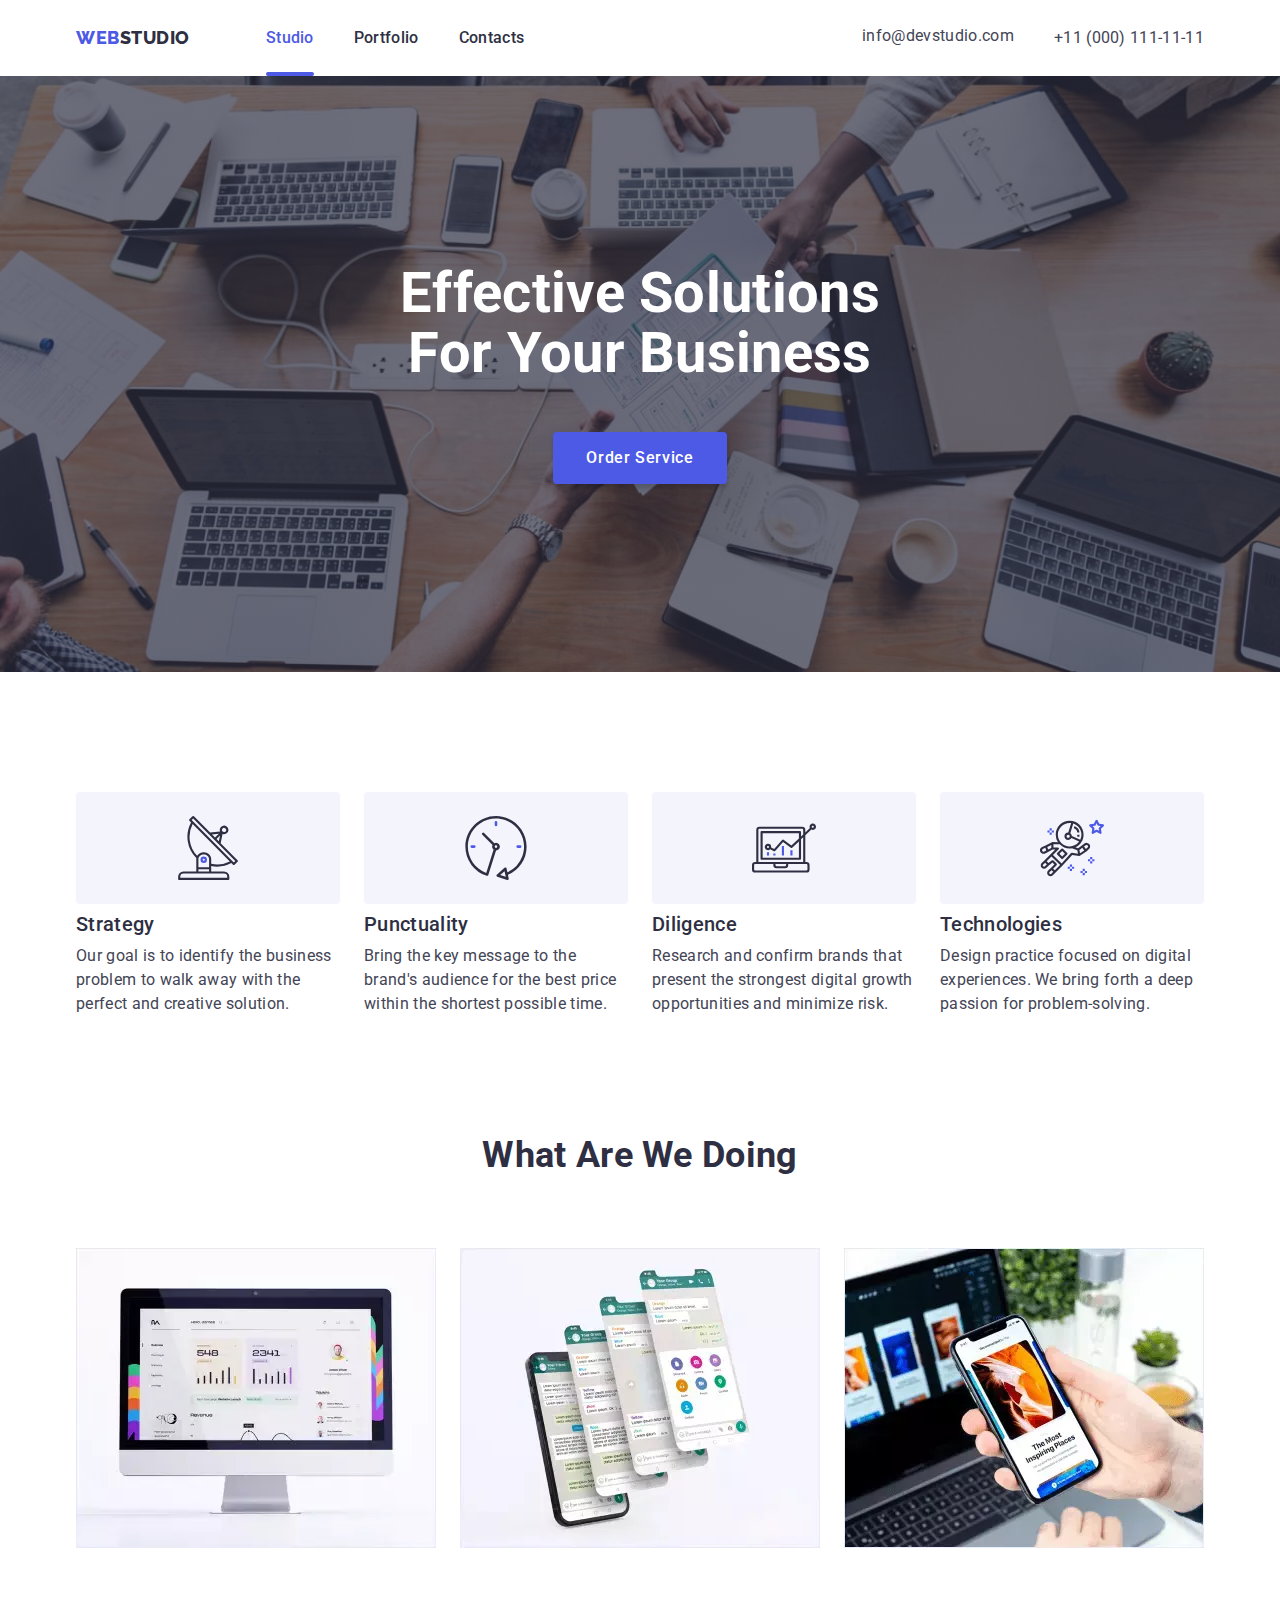
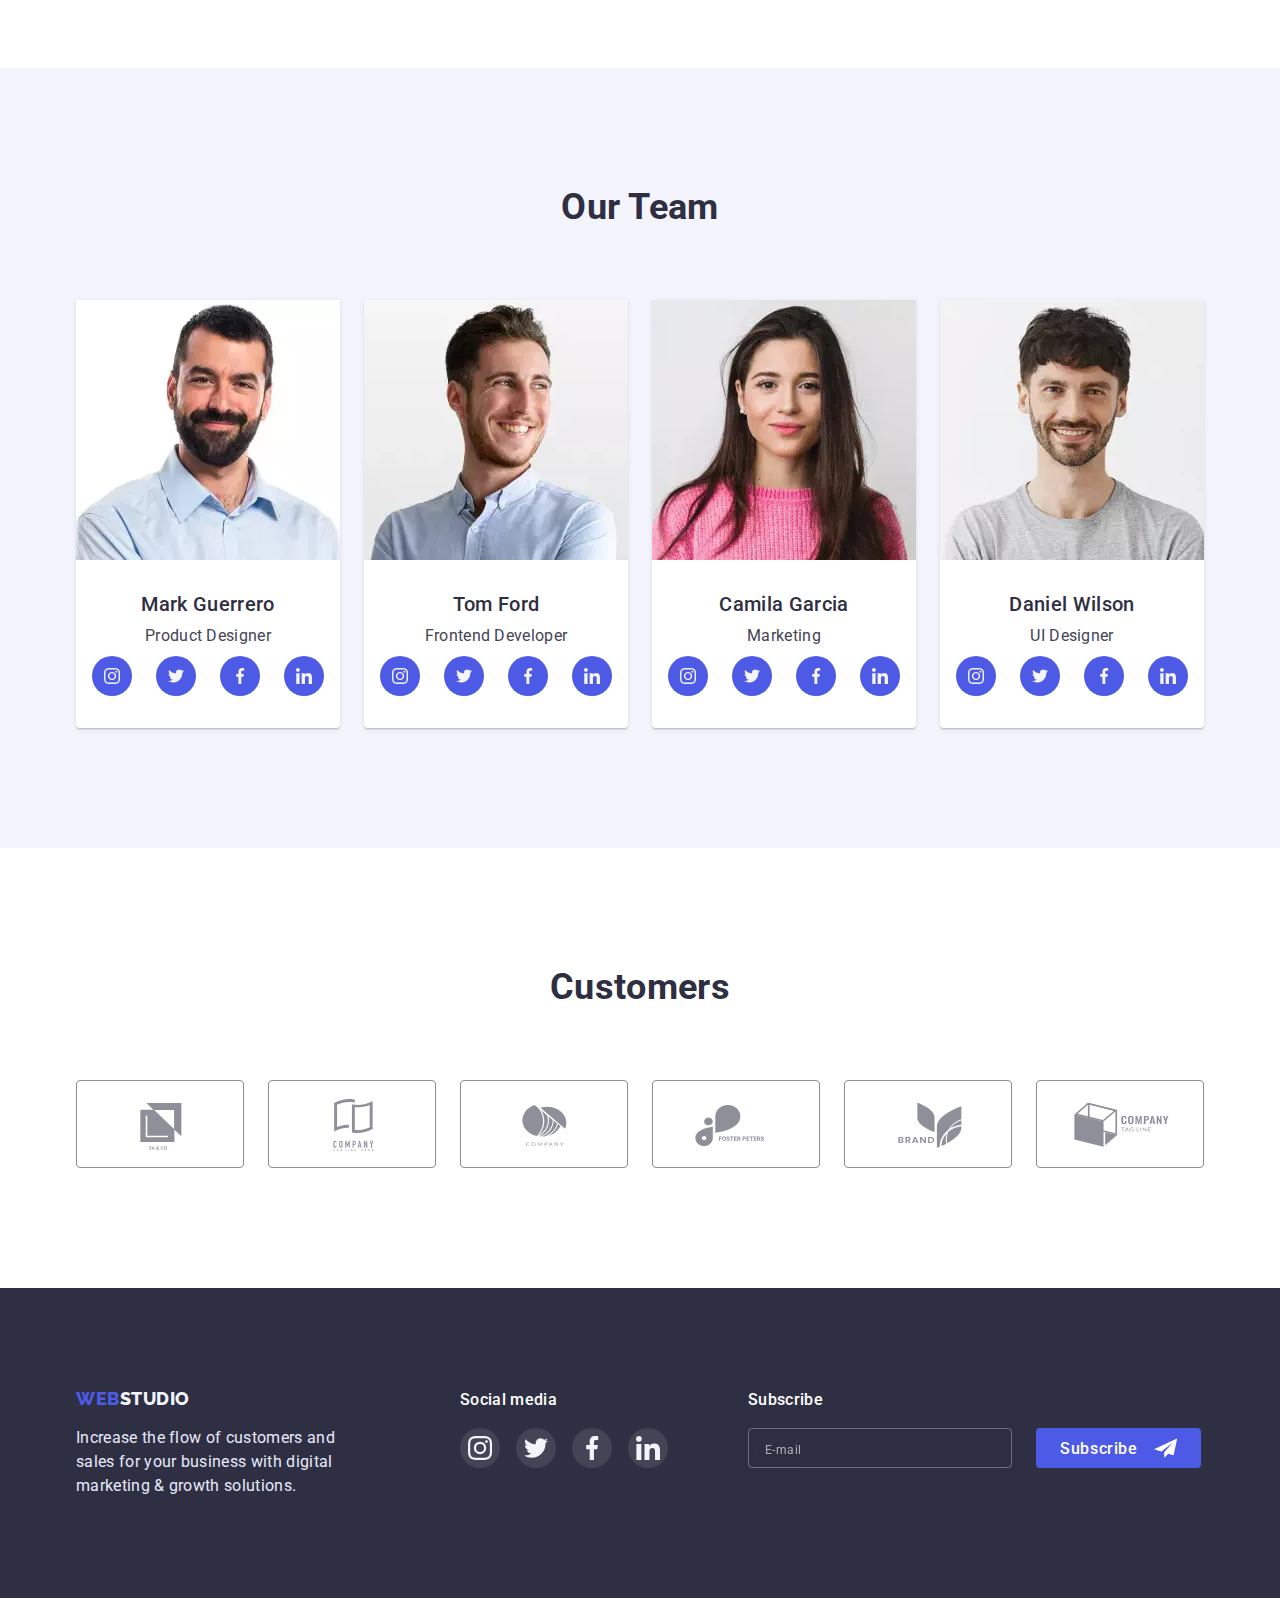
<file: index.html>
<!DOCTYPE html>
<html lang="en">
  <head>
    <meta charset="UTF-8" />
    <meta http-equiv="X-UA-Compatible" content="IE=edge" />
    <meta name="viewport" content="width=device-width, initial-scale=1.0" />
    <title>Webstudio</title>
    <link rel="preconnect" href="https://fonts.googleapis.com" />
    <link rel="preconnect" href="https://fonts.gstatic.com" crossorigin />
    <link
      href="https://fonts.googleapis.com/css2?family=Raleway:wght@700;800&family=Roboto:wght@400;500;700;900&display=swap"
      rel="stylesheet"
    />
    <link
      rel="stylesheet"
      href="https://cdn.jsdelivr.net/npm/modern-normalize@1.1.0/modern-normalize.min.css"
    />
    <link rel="stylesheet" href="./css/styles.css" />
  </head>
  <body>
    <!---INFO HEADER-->
    <header class="page-header">
      <div class="container page-header-container">
        <nav class="page-nav">
          <a class="logo-link link" href="./index.html"
            >Web<span class="logo-navy-blue">studio</span></a
          >
          <ul class="menu list">
            <li class="menu-item">
              <a class="menu-link link current-page" href="">Studio</a>
            </li>
            <li class="menu-item">
              <a class="menu-link link" href="./portfolio.html">Portfolio</a>
            </li>
            <li class="menu-item">
              <a class="menu-link link" href="">Contacts</a>
            </li>
          </ul>
        </nav>

        <ul class="contact-information list">
          <li class="mail menu-contact">
            <a class="mail-adress link" href="mailto:info@devstudio.com"
              >info@devstudio.com</a
            >
          </li>
          <li class="tel menu-contact">
            <a class="phone-number link" href="tel:+110001111111"
              >+11 (000) 111-11-11</a
            >
          </li>
        </ul>
        <button type="button" class="mobile-menu-open js-open-menu">
          <svg class="burger-menu-icon" width="32" height="22">
            <use href="./images/icons.svg#icon-burger"></use>
          </svg>
        </button>
      </div>
      <div class="mobile-menu js-menu-container">
        <div class="container mobile-menu-container">
          <div class="mobile-menu-first">
            <button class="mobile-menu-close-btn js-close-menu">
              <svg class="mobile-menu-close-icon" width="8" height="8">
                <use href="./images/icons.svg#close-modal"></use>
              </svg>
            </button>
            <ul class="mobile-menu-nav">
              <li class="mobile-menu-item list">
                <a href="" class="mobile-menu-link mobile-link-current link"
                  >Studio</a
                >
              </li>
              <li class="mobile-menu-item list">
                <a href="./portfolio.html" class="mobile-menu-link link"
                  >Portfolio</a
                >
              </li>
              <li class="mobile-menu-item list">
                <a href="" class="mobile-menu-link link">Contacts</a>
              </li>
            </ul>
          </div>

          <div class="mobile-menu-second">
            <ul class="mobile-contact-information">
              <li class="mobile-contact-info-item list">
                <a href="" class="mobile-phone-number link"
                  >+11 (000) 111-11-11</a
                >
              </li>
              <li class="mobile-contact-info-item list">
                <a href="" class="mobile-mail-adress link"
                  >info@devstudio.com</a
                >
              </li>
            </ul>

            <ul class="mobile-menu-media-list">
              <li class="mobile-menu-media-item list">
                <a href="" class="mobile-menu-media-link link">
                  <svg
                    class="mobile-menu-media-list-icon"
                    width="24"
                    height="24"
                  >
                    <use href="./images/icons.svg#instagram-footer"></use>
                  </svg>
                </a>
              </li>
              <li class="mobile-menu-media-item list">
                <a href="" class="mobile-menu-media-link link">
                  <svg
                    class="mobile-menu-media-list-icon"
                    width="24"
                    height="24"
                  >
                    <use href="./images/icons.svg#twitter-footer"></use>
                  </svg>
                </a>
              </li>
              <li class="mobile-menu-media-item list">
                <a href="" class="mobile-menu-media-link link">
                  <svg
                    class="mobile-menu-media-list-icon"
                    width="24"
                    height="24"
                  >
                    <use href="./images/icons.svg#facebook-footer"></use>
                  </svg>
                </a>
              </li>
              <li class="mobile-menu-media-item list">
                <a href="" class="mobile-menu-media-link link">
                  <svg
                    class="mobile-menu-media-list-icon"
                    width="24"
                    height="24"
                  >
                    <use href="./images/icons.svg#linkedin-footer"></use>
                  </svg>
                </a>
              </li>
            </ul>
          </div>
        </div>
      </div>
    </header>

    <!--HERO-->
    <main>
      <section class="hero">
        <div class="container">
          <h1 class="hero-title">Effective Solutions for Your Business</h1>
          <button class="button-order" type="button" data-modal-open>
            Order Service
          </button>
        </div>
      </section>

      <!--SECTION 1 FEATURE-->
      <section class="section section-feature">
        <div class="container">
          <h2 class="visually-hidden titel">Feature</h2>
          <ul class="list feature-list">
            <li class="feature-item">
              <div class="bg-feature-item">
                <svg width="64" height="64">
                  <use href="./images/icons.svg#antenna"></use>
                </svg>
              </div>
              <h3 class="feature-name">Strategy</h3>
              <p class="feature-text">
                Our goal is to identify the business problem to walk away with
                the perfect and creative solution.
              </p>
            </li>
            <li class="feature-item">
              <div class="bg-feature-item">
                <svg width="64" height="64">
                  <use href="./images/icons.svg#clock"></use>
                </svg>
              </div>
              <h3 class="feature-name">Punctuality</h3>
              <p class="feature-text">
                Bring the key message to the brand's audience for the best price
                within the shortest possible time.
              </p>
            </li>
            <li class="feature-item">
              <div class="bg-feature-item">
                <svg width="64" height="64">
                  <use href="./images/icons.svg#diagram"></use>
                </svg>
              </div>
              <h3 class="feature-name">Diligence</h3>
              <p class="feature-text">
                Research and confirm brands that present the strongest digital
                growth opportunities and minimize risk.
              </p>
            </li>
            <li class="feature-item">
              <div class="bg-feature-item">
                <svg width="64" height="64">
                  <use href="./images/icons.svg#astronaut"></use>
                </svg>
              </div>
              <h3 class="feature-name">Technologies</h3>
              <p class="feature-text">
                Design practice focused on digital experiences. We bring forth a
                deep passion for problem-solving.
              </p>
            </li>
          </ul>
        </div>
      </section>

      <!--SECTION 2 WHAT ARE WE DOING-->
      <section class="section doing-section">
        <div class="container">
          <h2 class="work-titel">What are we doing</h2>
          <ul class="list work-doing-list">
            <li>
              <img
                srcset="
                  ./images/service-first.webp    1x,
                  ./images/service-first@2x.webp 2x
                "
                src="./images/service-first.webp"
                alt="computer screen"
                width="360"
                height="300"
              />
            </li>
            <li>
              <img
                srcset="
                  ./images/service-second.webp    1x,
                  ./images/service-second@2x.webp 2x
                "
                src="./images/service-second.webp"
                alt="mobile phone interface"
                width="360"
                height="300"
              />
            </li>
            <li>
              <img
                srcset="
                  ./images/service-third.webp    1x,
                  ./images/service-third@2x.webp 2x
                "
                src="./images/service-third.webp"
                alt="phone in heand"
                width="360"
                height="300"
              />
            </li>
          </ul>
        </div>
      </section>

      <!--SECTION 3 ABOUT OUR TEAM-->
      <section class="team-section section">
        <div class="container">
          <h2 class="team-titel">Our Team</h2>
          <ul class="list team-members">
            <li class="team-list">
              <img
                srcset="
                  ./images/mark-guerrero.webp    1x,
                  ./images/mark-guerrero@2x.webp 2x
                "
                src="./images/mark-guerrero.webp"
                alt="Mark Guerrero photo"
                width="264"
                height="260"
              />
              <div class="team-name">
                <h3 class="team-name-subtitle">Mark Guerrero</h3>
                <p class="team-text">Product Designer</p>
                <ul class="team-social-list list">
                  <li class="social-list-item">
                    <a href="" class="social-list-link">
                      <svg class="social-list-icon" width="16" height="16">
                        <use href="./images/icons.svg#instagram-team"></use>
                      </svg>
                    </a>
                  </li>
                  <li class="social-list-item">
                    <a href="" class="social-list-link">
                      <svg class="social-list-icon" width="16" height="16">
                        <use href="./images/icons.svg#twitter-team"></use>
                      </svg>
                    </a>
                  </li>
                  <li class="social-list-item">
                    <a href="" class="social-list-link">
                      <svg class="social-list-icon" width="16" height="16">
                        <use href="./images/icons.svg#facebook-team"></use>
                      </svg>
                    </a>
                  </li>
                  <li class="social-list-item">
                    <a href="" class="social-list-link">
                      <svg class="social-list-icon" width="16" height="16">
                        <use href="./images/icons.svg#linkedin-team"></use>
                      </svg>
                    </a>
                  </li>
                </ul>
              </div>
            </li>
            <li class="team-list">
              <img
                srcset="./images/tom-ford.webp 1x, ./images/tom-ford@2x.webp 2x"
                src="./images/tom-ford.webp"
                alt="Tom Ford photo"
                width="264"
                height="260"
              />
              <div class="team-name">
                <h3 class="team-name-subtitle">Tom Ford</h3>
                <p class="team-text">Frontend Developer</p>
                <ul class="team-social-list list">
                  <li class="social-list-item">
                    <a href="" class="social-list-link">
                      <svg class="social-list-icon" width="16" height="16">
                        <use href="./images/icons.svg#instagram-team"></use>
                      </svg>
                    </a>
                  </li>
                  <li class="social-list-item">
                    <a href="" class="social-list-link">
                      <svg class="social-list-icon" width="16" height="16">
                        <use href="./images/icons.svg#twitter-team"></use>
                      </svg>
                    </a>
                  </li>
                  <li class="social-list-item">
                    <a href="" class="social-list-link">
                      <svg class="social-list-icon" width="16" height="16">
                        <use href="./images/icons.svg#facebook-team"></use>
                      </svg>
                    </a>
                  </li>
                  <li class="social-list-item">
                    <a href="" class="social-list-link">
                      <svg class="social-list-icon" width="16" height="16">
                        <use href="./images/icons.svg#linkedin-team"></use>
                      </svg>
                    </a>
                  </li>
                </ul>
              </div>
            </li>
            <li class="team-list">
              <img
                srcset="
                  ./images/camila-garcia.webp    1x,
                  ./images/camila-garcia@2x.webp 2x
                "
                src="./images/camila-garcia.webp"
                alt="Camila Garcia photo"
                width="264"
                height="260"
              />
              <div class="team-name">
                <h3 class="team-name-subtitle">Camila Garcia</h3>
                <p class="team-text">Marketing</p>
                <ul class="team-social-list list">
                  <li class="social-list-item">
                    <a href="" class="social-list-link">
                      <svg class="social-list-icon" width="16" height="16">
                        <use href="./images/icons.svg#instagram-team"></use>
                      </svg>
                    </a>
                  </li>
                  <li class="social-list-item">
                    <a href="" class="social-list-link">
                      <svg class="social-list-icon" width="16" height="16">
                        <use href="./images/icons.svg#twitter-team"></use>
                      </svg>
                    </a>
                  </li>
                  <li class="social-list-item">
                    <a href="" class="social-list-link">
                      <svg class="social-list-icon" width="16" height="16">
                        <use href="./images/icons.svg#facebook-team"></use>
                      </svg>
                    </a>
                  </li>
                  <li class="social-list-item">
                    <a href="" class="social-list-link">
                      <svg class="social-list-icon" width="16" height="16">
                        <use href="./images/icons.svg#linkedin-team"></use>
                      </svg>
                    </a>
                  </li>
                </ul>
              </div>
            </li>
            <li class="team-list">
              <img
                srcset="
                  ./images/daniel-wilson.webp    1x,
                  ./images/daniel-wilson@2x.webp 2x
                "
                src="./images/daniel-wilson.webp"
                alt="Mark Guerrero photo"
                width="264"
                height="260"
              />
              <div class="team-name">
                <h3 class="team-name-subtitle">Daniel Wilson</h3>
                <p class="team-text">UI Designer</p>
                <ul class="team-social-list list">
                  <li class="social-list-item">
                    <a href="" class="social-list-link">
                      <svg class="social-list-icon" width="16" height="16">
                        <use href="./images/icons.svg#instagram-team"></use>
                      </svg>
                    </a>
                  </li>
                  <li class="social-list-item">
                    <a href="" class="social-list-link">
                      <svg class="social-list-icon" width="16" height="16">
                        <use href="./images/icons.svg#twitter-team"></use>
                      </svg>
                    </a>
                  </li>
                  <li class="social-list-item">
                    <a href="" class="social-list-link">
                      <svg class="social-list-icon" width="16" height="16">
                        <use href="./images/icons.svg#facebook-team"></use>
                      </svg>
                    </a>
                  </li>
                  <li class="social-list-item">
                    <a href="" class="social-list-link">
                      <svg class="social-list-icon" width="16" height="16">
                        <use href="./images/icons.svg#linkedin-team"></use>
                      </svg>
                    </a>
                  </li>
                </ul>
              </div>
            </li>
          </ul>
        </div>
      </section>
    </main>

    <!--SECTION 4 CUSTOMERS-->
    <section class="section section-customers">
      <div class="container">
        <h2 class="titel-customers">Customers</h2>
        <ul class="customers-list list">
          <li class="customers-list-item">
            <a href="" class="customers-list-link">
              <svg class="customers-list-icon" width="104" height="56">
                <use href="./images/icons.svg#customers-one"></use>
              </svg>
            </a>
          </li>
          <li class="customers-list-item">
            <a href="" class="customers-list-link">
              <svg class="customers-list-icon" width="104" height="56">
                <use href="./images/icons.svg#customers-two"></use>
              </svg>
            </a>
          </li>
          <li class="customers-list-item">
            <a href="" class="customers-list-link">
              <svg class="customers-list-icon" width="104" height="56">
                <use href="./images/icons.svg#customers-three"></use>
              </svg>
            </a>
          </li>
          <li class="customers-list-item">
            <a href="" class="customers-list-link">
              <svg class="customers-list-icon" width="104" height="56">
                <use href="./images/icons.svg#customers-four"></use>
              </svg>
            </a>
          </li>
          <li class="customers-list-item">
            <a href="" class="customers-list-link">
              <svg class="customers-list-icon" width="104" height="56">
                <use href="./images/icons.svg#customers-five"></use>
              </svg>
            </a>
          </li>
          <li class="customers-list-item">
            <a href="" class="customers-list-link">
              <svg class="customers-list-icon" width="104" height="56">
                <use href="./images/icons.svg#customers-six"></use>
              </svg>
            </a>
          </li>
        </ul>
      </div>
    </section>

    <!--FOOTER PART-->
    <footer class="footer">
      <div class="footer-position container">
        <div class="footer-size">
          <a class="logo-link-footer link logo-block" href="./index.html">
            Web<span class="logo-cloud-color">studio</span></a
          >
          <p class="footer-text">
            Increase the flow of customers and sales for your business with
            digital marketing & growth solutions.
          </p>
        </div>
        <div class="footer-social-media">
          <h4 class="title-social-media">Social media</h4>
          <ul class="footer-social-list list">
            <li class="social-media-list-item">
              <a href="" class="social-media-list-link">
                <svg class="social-media-list-icon" width="24" height="24">
                  <use href="./images/icons.svg#instagram-footer"></use>
                </svg>
              </a>
            </li>
            <li class="social-media-list-item">
              <a href="" class="social-media-list-link">
                <svg class="social-media-list-icon" width="24" height="24">
                  <use href="./images/icons.svg#twitter-footer"></use>
                </svg>
              </a>
            </li>
            <li class="social-media-list-item">
              <a href="" class="social-media-list-link">
                <svg class="social-media-list-icon" width="24" height="24">
                  <use href="./images/icons.svg#facebook-footer"></use>
                </svg>
              </a>
            </li>
            <li class="social-media-list-item">
              <a href="" class="social-media-list-link">
                <svg class="social-media-list-icon" width="24" height="24">
                  <use href="./images/icons.svg#linkedin-footer"></use>
                </svg>
              </a>
            </li>
          </ul>
        </div>
        <!-- SUBSCRIBE FOOTER -->
        <div class="footer-subscribe-div">
          <p class="footer-input-descript">Subscribe</p>
          <form class="footer-form">
            <input
              type="email"
              class="footer-input"
              name="user_email"
              placeholder="E-mail"
              required
            />
            <button type="submit" class="footer-sub-btn">
              Subscribe
              <svg class="footer-sub-icon" width="24" height="24">
                <use href="./images/icons.svg#frame-subscribe"></use>
              </svg>
            </button>
          </form>
        </div>
      </div>
    </footer>

    <!-- BACKDROP/MODAL BUTTON -->
    <div class="backdrop is-hidden" data-modal>
      <div class="modal">
        <button type="button" class="modal-close-btn" data-modal-close>
          <svg class="modal-close-btn-icon" width="8" height="8">
            <use href="./images/icons.svg#close-modal"></use>
          </svg>
        </button>
        <form class="modal-form">
          <p class="text-contact">
            Leave your contacts and we will call you back
          </p>
          <label class="modal-form-field">
            <span class="modal-form-description">Name</span>
            <span class="input-form-modal-wrapper">
              <input
                type="text"
                name="user_name"
                class="modal-form-input"
                required
                pattern="[a-zA-Zа-яА-ЯіІїЇ]+"
                minlength="2"
              />
              <svg class="modal-form-input-icon" width="18" height="18">
                <use href="./images/icons.svg#person-black"></use>
              </svg>
            </span>
          </label>
          <label class="modal-form-field">
            <span class="modal-form-description">Phone</span>
            <span class="input-form-modal-wrapper"
              ><input
                type="tel"
                name="user_phone"
                class="modal-form-input"
                required
                pattern="[0-9]{3}-[0-9]{3}-[0-9]{2}-[0-9]{2}"
                title="xxx-xxx-xx-xx"
              />
              <svg class="modal-form-input-icon" width="18" height="24">
                <use href="./images/icons.svg#phone-black"></use>
              </svg>
            </span>
          </label>
          <label class="modal-form-field">
            <span class="modal-form-description">Email</span>
            <span class="input-form-modal-wrapper"
              ><input
                type="email"
                name="user_email"
                class="modal-form-input"
                required
              />
              <svg class="modal-form-input-icon" width="18" height="24">
                <use href="./images/icons.svg#email-black"></use>
              </svg>
            </span>
          </label>
          <label class="modal-form-field-comment">
            <span class="modal-form-description">Comment</span>
            <textarea
              name="user_message"
              class="modal-form-message"
              placeholder="Text input"
            ></textarea>
          </label>
          <input
            id="privacy-policy"
            type="checkbox"
            name="user_privacy"
            class="modal-form-check visually-hidden"
          />
          <label for="privacy-policy" class="modal-form-check-description"
            >I accept the terms and conditions of the&nbsp;
            <a href="" class="privacy-link-color">Privacy Policy</a>
          </label>
          <button type="submit" class="modal-form-submit">Send</button>
        </form>
      </div>
    </div>
    <script src="./js/mobile-menu.js"></script>
    <script src="./js/modal.js"></script>
  </body>
</html>
</file>
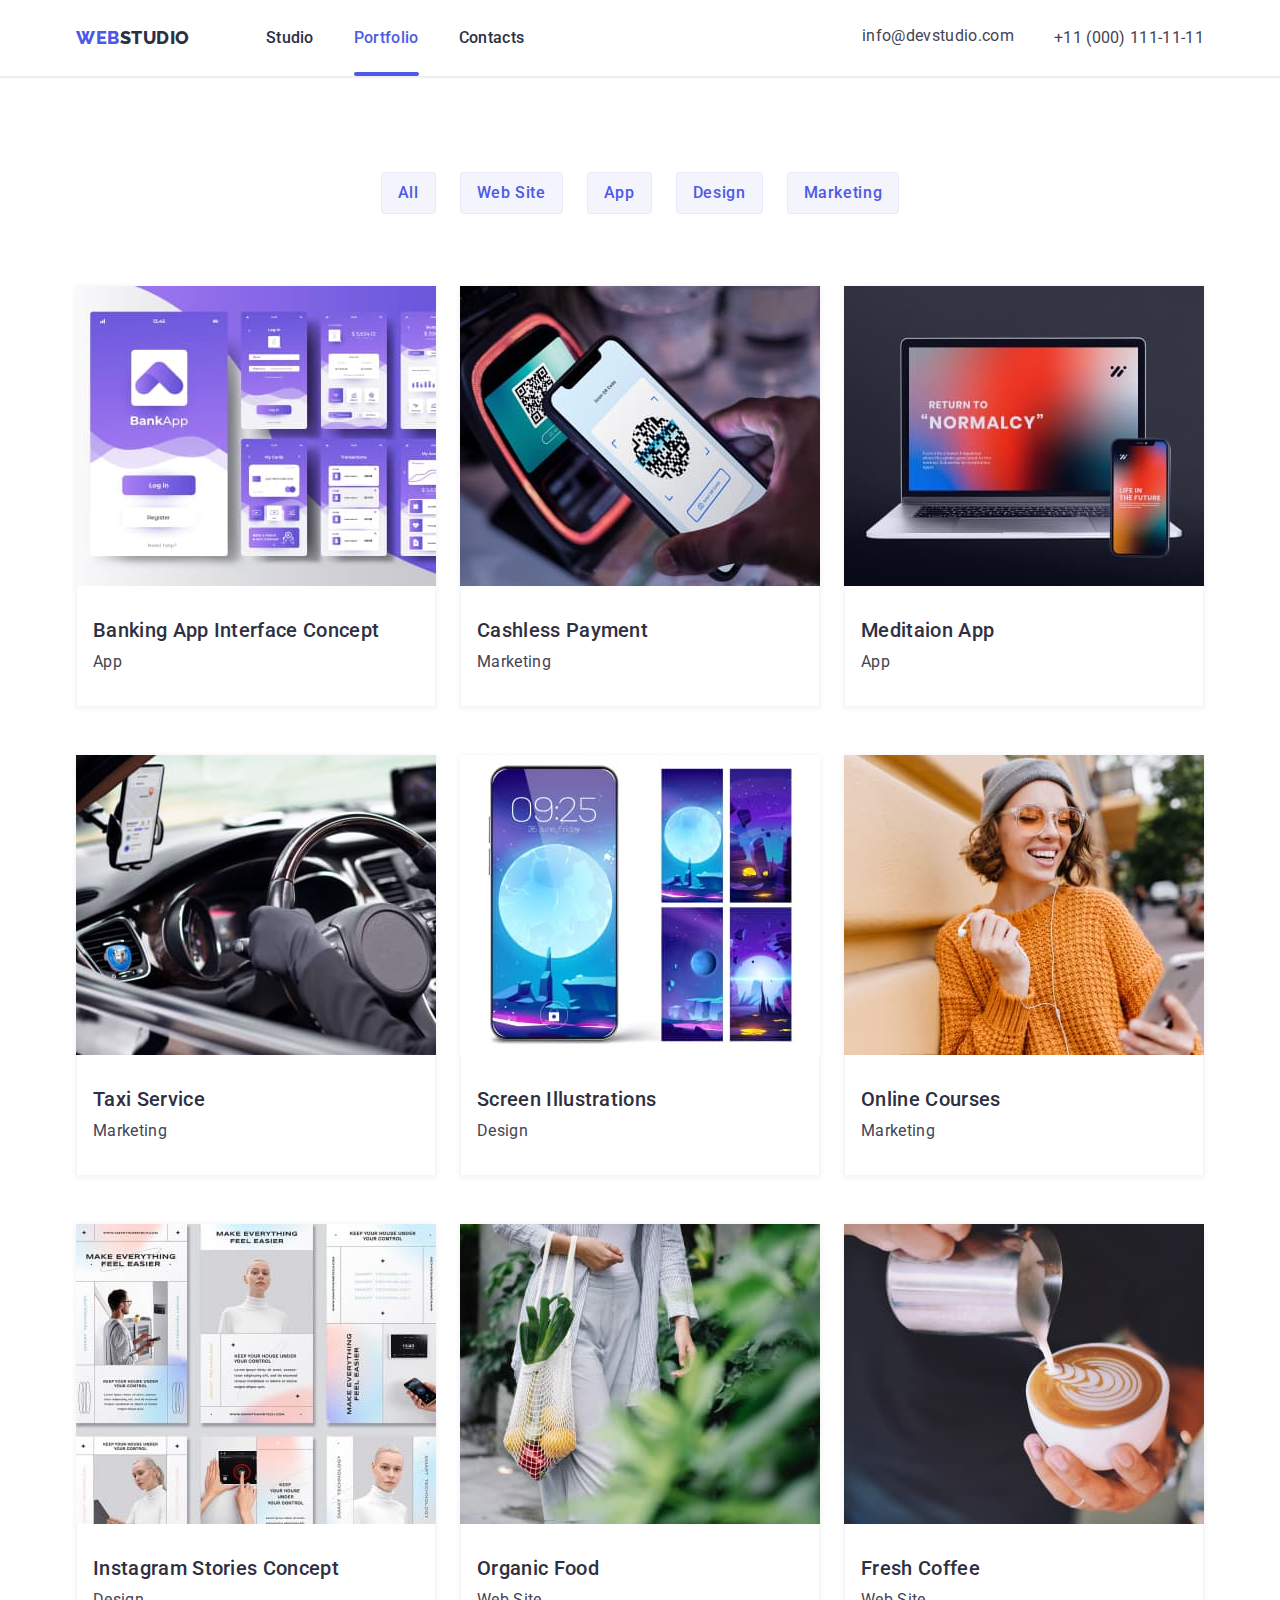
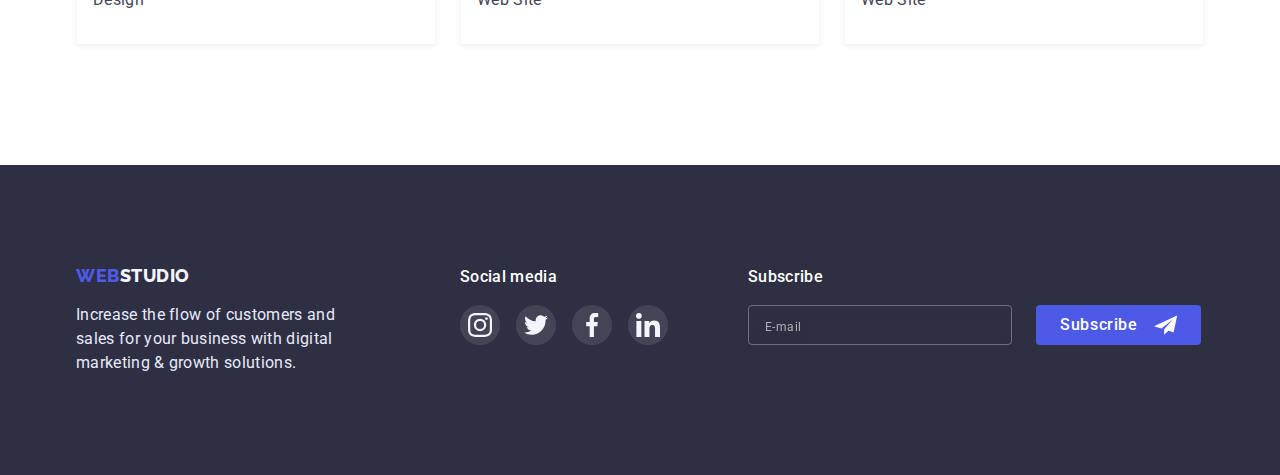
<file: portfolio.html>
<!DOCTYPE html>
<html lang="en">
  <head>
    <meta charset="UTF-8" />
    <meta http-equiv="X-UA-Compatible" content="IE=edge" />
    <meta name="viewport" content="width=device-width, initial-scale=1.0" />
    <title>Portfolio</title>
    <link rel="preconnect" href="https://fonts.googleapis.com" />
    <link rel="preconnect" href="https://fonts.gstatic.com" crossorigin />
    <link
      href="https://fonts.googleapis.com/css2?family=Raleway:wght@700;800&family=Roboto:wght@400;500;700;900&display=swap"
      rel="stylesheet"
    />
    <link
      rel="stylesheet"
      href="https://cdn.jsdelivr.net/npm/modern-normalize@1.1.0/modern-normalize.min.css"
    />
    <link rel="stylesheet" href="./css/styles.css" />
  </head>
  <body>
    <!---INFO HEADER-->
    <header class="page-header">
      <div class="container page-header-container">
        <nav class="page-nav">
          <a class="logo-link link" href="./index.html"
            >Web<span class="logo-navy-blue">studio</span></a
          >
          <ul class="menu list">
            <li class="menu-item">
              <a class="menu-link link" href="./index.html">Studio</a>
            </li>
            <li class="menu-item">
              <a class="menu-link link current-page" href="">Portfolio</a>
            </li>
            <li class="menu-item">
              <a class="menu-link link" href="">Contacts</a>
            </li>
          </ul>
        </nav>
        <ul class="contact-information list">
          <li class="mail menu-contact">
            <a class="mail-adress link" href="mailto:info@devstudio.com"
              >info@devstudio.com</a
            >
          </li>
          <li class="tel menu-contact">
            <a class="phone-number link" href="tel:+110001111111"
              >+11 (000) 111-11-11</a
            >
          </li>
        </ul>
      </div>
    </header>

    <!--MAIN FILTERS LIST-->
    <main>
      <section class="portfolio-main-section">
        <div class="container">
          <h1 class="portfolio-title visually-hidden">Our product</h1>
          <ul class="list filters-list-item">
            <li>
              <button type="button" class="filters-list">All</button>
            </li>
            <li>
              <button type="button" class="filters-list">Web Site</button>
            </li>
            <li>
              <button type="button" class="filters-list">App</button>
            </li>
            <li>
              <button type="button" class="filters-list">Design</button>
            </li>
            <li>
              <button type="button" class="filters-list">Marketing</button>
            </li>
          </ul>

          <!--MAIN CONTENT PICTURES-->
          <ul class="list portfolio-list">
            <li class="portfolio-list-card">
              <a href="" class="portfolio-link link">
                <div class="portfolio-list-overlay">
                  <img
                    src="./images/banking-app.jpg"
                    alt="Banking App Interface"
                    width="360"
                    height="300"
                  />
                  <p class="overlay">
                    14 Stylish and User-Friendly App Design Concepts · Task
                    Manager App · Calorie Tracker App · Exotic Fruit Ecommerce
                    App · Cloud Storage App
                  </p>
                </div>
                <div class="portfolio-card-text">
                  <h2 class="subtitle-potrfolio">
                    Banking App Interface Concept
                  </h2>
                  <p class="text-portfolio">App</p>
                </div></a
              >
            </li>
            <li class="portfolio-list-card">
              <a href="" class="portfolio-link link">
                <div class="portfolio-list-overlay">
                  <img
                    src="./images/cashless-payment.jpg"
                    alt="Phone scans QR code"
                    width="360"
                    height="300"
                  />
                  <p class="overlay">
                    14 Stylish and User-Friendly App Design Concepts · Task
                    Manager App · Calorie Tracker App · Exotic Fruit Ecommerce
                    App · Cloud Storage App
                  </p>
                </div>
                <div class="portfolio-card-text">
                  <h2 class="subtitle-potrfolio">Cashless Payment</h2>
                  <p class="text-portfolio">Marketing</p>
                </div></a
              >
            </li>
            <li class="portfolio-list-card">
              <a href="" class="portfolio-link link">
                <div class="portfolio-list-overlay">
                  <img
                    src="./images/meditaion-app.jpg"
                    alt="Lap top and phone"
                    width="360"
                    height="300"
                  />
                  <p class="overlay">
                    14 Stylish and User-Friendly App Design Concepts · Task
                    Manager App · Calorie Tracker App · Exotic Fruit Ecommerce
                    App · Cloud Storage App
                  </p>
                </div>
                <div class="portfolio-card-text">
                  <h2 class="subtitle-potrfolio">Meditaion App</h2>
                  <p class="text-portfolio">App</p>
                </div></a
              >
            </li>
            <li class="portfolio-list-card">
              <a href="" class="portfolio-link link">
                <div class="portfolio-list-overlay">
                  <img
                    src="./images/taxi-service.jpg"
                    alt="Interior in the car"
                    width="360"
                    height="300"
                  />
                  <p class="overlay">
                    14 Stylish and User-Friendly App Design Concepts · Task
                    Manager App · Calorie Tracker App · Exotic Fruit Ecommerce
                    App · Cloud Storage App
                  </p>
                </div>
                <div class="portfolio-card-text">
                  <h2 class="subtitle-potrfolio">Taxi Service</h2>
                  <p class="text-portfolio">Marketing</p>
                </div></a
              >
            </li>
            <li class="portfolio-list-card">
              <a href="" class="portfolio-link link">
                <div class="portfolio-list-overlay">
                  <img
                    src="./images/screen-illustration.jpg"
                    alt="Phone screen"
                    width="360"
                    height="300"
                  />
                  <p class="overlay">
                    14 Stylish and User-Friendly App Design Concepts · Task
                    Manager App · Calorie Tracker App · Exotic Fruit Ecommerce
                    App · Cloud Storage App
                  </p>
                </div>
                <div class="portfolio-card-text">
                  <h2 class="subtitle-potrfolio">Screen Illustrations</h2>
                  <p class="text-portfolio">Design</p>
                </div></a
              >
            </li>
            <li class="portfolio-list-card">
              <a href="" class="portfolio-link link">
                <div class="portfolio-list-overlay">
                  <img
                    src="./images/online-courses.jpg"
                    alt="Girl with a phone"
                    width="360"
                    height="300"
                  />
                  <p class="overlay">
                    14 Stylish and User-Friendly App Design Concepts · Task
                    Manager App · Calorie Tracker App · Exotic Fruit Ecommerce
                    App · Cloud Storage App
                  </p>
                </div>
                <div class="portfolio-card-text">
                  <h2 class="subtitle-potrfolio">Online Courses</h2>
                  <p class="text-portfolio">Marketing</p>
                </div></a
              >
            </li>
            <li class="portfolio-list-card">
              <a href="" class="portfolio-link link">
                <div class="portfolio-list-overlay">
                  <img
                    src="./images/insta-stories.jpg"
                    alt="Designer paintings"
                    width="360"
                    height="300"
                  />
                  <p class="overlay">
                    14 Stylish and User-Friendly App Design Concepts · Task
                    Manager App · Calorie Tracker App · Exotic Fruit Ecommerce
                    App · Cloud Storage App
                  </p>
                </div>
                <div class="portfolio-card-text">
                  <h2 class="subtitle-potrfolio">Instagram Stories Concept</h2>
                  <p class="text-portfolio">Design</p>
                </div></a
              >
            </li>
            <li class="portfolio-list-card">
              <a href="" class="portfolio-link link">
                <div class="portfolio-list-overlay">
                  <img
                    src="./images/organic-food.jpg"
                    alt="Woman with fruit"
                    width="360"
                    height="300"
                  />
                  <p class="overlay">
                    14 Stylish and User-Friendly App Design Concepts · Task
                    Manager App · Calorie Tracker App · Exotic Fruit Ecommerce
                    App · Cloud Storage App
                  </p>
                </div>
                <div class="portfolio-card-text">
                  <h2 class="subtitle-potrfolio">Organic Food</h2>
                  <p class="text-portfolio">Web Site</p>
                </div></a
              >
            </li>
            <li class="portfolio-list-card">
              <a href="" class="portfolio-link link">
                <div class="portfolio-list-overlay">
                  <img
                    src="./images/fresh-coffee.jpg"
                    alt="Barista makes coffee"
                    width="360"
                    height="300"
                  />
                  <p class="overlay">
                    14 Stylish and User-Friendly App Design Concepts · Task
                    Manager App · Calorie Tracker App · Exotic Fruit Ecommerce
                    App · Cloud Storage App
                  </p>
                </div>
                <div class="portfolio-card-text">
                  <h2 class="subtitle-potrfolio">Fresh Coffee</h2>
                  <p class="text-portfolio">Web Site</p>
                </div></a
              >
            </li>
          </ul>
        </div>
      </section>
    </main>

    <!--FOOTER PART-->
    <footer class="footer">
      <div class="footer-position container">
        <div class="footer-size">
          <a class="logo-link-footer link logo-block" href="./index.html">
            Web<span class="logo-cloud-color">studio</span></a
          >
          <p class="footer-text">
            Increase the flow of customers and sales for your business with
            digital marketing & growth solutions.
          </p>
        </div>
        <div class="footer-social-media">
          <h4 class="title-social-media">Social media</h4>
          <ul class="footer-social-list list">
            <li class="social-media-list-item">
              <a href="" class="social-media-list-link">
                <svg class="social-media-list-icon" width="24" height="24">
                  <use href="./images/icons.svg#instagram-footer"></use>
                </svg>
              </a>
            </li>
            <li class="social-media-list-item">
              <a href="" class="social-media-list-link">
                <svg class="social-media-list-icon" width="24" height="24">
                  <use href="./images/icons.svg#twitter-footer"></use>
                </svg>
              </a>
            </li>
            <li class="social-media-list-item">
              <a href="" class="social-media-list-link">
                <svg class="social-media-list-icon" width="24" height="24">
                  <use href="./images/icons.svg#facebook-footer"></use>
                </svg>
              </a>
            </li>
            <li class="social-media-list-item">
              <a href="" class="social-media-list-link">
                <svg class="social-media-list-icon" width="24" height="24">
                  <use href="./images/icons.svg#linkedin-footer"></use>
                </svg>
              </a>
            </li>
          </ul>
        </div>
        <!-- SUBSCRIBE FOOTER -->
        <div class="footer-subscribe-div">
          <p class="footer-input-descript">Subscribe</p>
          <form class="footer-form">
            <input
              type="email"
              class="footer-input"
              name="user_email"
              placeholder="E-mail"
              required
            />
            <button type="submit" class="footer-sub-btn">
              Subscribe
              <svg class="footer-sub-icon" width="24" height="24">
                <use href="./images/icons.svg#frame-subscribe"></use>
              </svg>
            </button>
          </form>
        </div>
      </div>
    </footer>
  </body>
</html>
</file>
<file: css/styles.css>
/* ЗМІННІ ЗНАЧЕННЯ */

:root {
    --accent-color: #2E2F42;
    --secondary-color: #434455;
    --iris-color: #4D5AE5;
    --primary-white-color: #FFFFFF;
    --button-active-color: #404BBF;
    --cloud-color: #F4F4FD;
    --footer-text-color: #E7E9FC;
    --header-color-shadow: 0px 2px 1px rgba(46, 47, 66, 0.08);
    --team-list-color-shadow: 0px 1px 6px rgba(46, 47, 66, 0.08),
        0px 1px 1px rgba(46, 47, 66, 0.16),
        0px 2px 1px rgba(46, 47, 66, 0.08);
    --portolio-card-shadow: 0px 1px 6px rgba(46, 47, 66, 0.08);
    --social-list-link-hower-focus-bg-color: #31D0AA;
    --customers-list-color: #8E8F99;
    --transition-dur-and-func: 250ms cubic-bezier(0.4, 0, 0.2, 1);
}

/* ДЕФОЛТНІ СКИДАННЯ */

h1,
h2,
h3,
h4,
p {
    margin-top: 0;
    margin-bottom: 0;
}

ul,
ol {
    margin-top: 0;
    margin-bottom: 0;
    padding-left: 0;
}

img {
    display: block;
}

.list {
    list-style: none;
}

.link {
    text-decoration: none;
}

button {
    cursor: pointer;
}

/* ГЛОБАЛЬНІ ЗНАЧЕННЯ */
body {
    color: var(--accent-color);
    background-color: var(--primary-white-color);
    font-family: 'Roboto', sans-serif;
    font-weight: 400;
    font-size: 16px;
    line-height: 1.5;
    letter-spacing: 0.02em;
}

.visually-hidden {
    position: absolute;
    white-space: nowrap;
    width: 1px;
    height: 1px;
    overflow: hidden;
    border: 0;
    padding: 0;
    clip: rect(0 0 0 0);
    clip-path: inset(50%);
    margin: -1px;
}


.container {
    padding-left: 15px;
    padding-right: 15px;
}

@media screen and (min-width: 480px) {
    .container {
        width: 426px;
        margin-left: auto;
        margin-right: auto;
    }
}

@media screen and (min-width: 768px) {
    .container {
        width: 767px;
    }
}

@media screen and (min-width: 1200px) {
    .container {
        width: 1158px;
    }
}


/* WEBSTUDIO NEW VERSTKA*/

/* HEADER STYLES NEW VERSTKA*/

@media screen and (max-width: 767px) {
    .page-header {
        padding-top: 24px;
        padding-bottom: 24px;
    }

    .page-header-container {
        justify-content: space-between;
    }
}

@media screen and (max-width: 767px) {
    .menu {
        display: none;
    }

    .contact-information {
        display: none;
    }
}

.page-header {
    box-shadow: var(--header-color-shadow);
}

.page-header-container {
    display: flex;
    align-items: center;
}


.logo-link {
    font-family: 'Raleway', sans-serif;
    font-weight: 800;
    font-size: 18px;
    line-height: 1.16;
    letter-spacing: 0.03em;
    margin-right: 77px;
    color: var(--iris-color);
    text-transform: uppercase;
}


.logo-navy-blue {
    color: var(--accent-color);
}

.mobile-menu-open {
    background-color: transparent;
    border: none;
    fill: var(--accent-color);
    padding: 0px;
    line-height: 0px;
}

@media screen and (min-width:768px) {
    .mobile-menu-open {
        display: none;
    }
}

.mobile-menu {
    position: fixed;
    width: 100%;
    height: 100%;
    top: 0;
    left: 0;
    z-index: 1000;
    background-color: var(--primary-white-color);
    overflow-y: scroll;
    transform: translateX(100%);

    opacity: none;
    visibility: hidden;
    pointer-events: none;
    transition: transform var(--transition-dur-and-func), opacity var(--transition-dur-and-func), visibility var(--transition-dur-and-func);
}

.mobile-menu.is-open {
    transform: translateX(0);
    opacity: 1;
    visibility: visible;
    pointer-events: auto;
}

.mobile-menu-container {
    display: flex;
    flex-direction: column;
    position: relative;
    padding-top: 80px;
    padding-left: 40px;
}

.mobile-menu-close-btn {
    position: absolute;
    display: flex;
    justify-content: center;
    align-items: center;
    border-radius: 50%;
    width: 24px;
    height: 24px;
    top: 40px;
    right: 40px;

    transform: translate(50%, -50%);
    background-color: transparent;
    border: none;
    fill: var(--accent-color);
    padding: 0px;
    line-height: 0px;
    background: #E7E9FC;
    border: 1px solid rgba(0, 0, 0, 0.1);
    transition: fill var(--transition-dur-and-func);
}

.mobile-menu-close-btn:hover,
.mobile-menu-close-btn:focus {
    background-color: var(--button-active-color);
    fill: var(--primary-white-color);
}

.mobile-menu-item:not(:last-child) {
    margin-bottom: 40px;
}

.mobile-menu-link {
    font-weight: 700;
    font-size: 36px;
    line-height: 1.1;
    text-transform: capitalize;
    color: var(--accent-color);
    transition: color var(--transition-dur-and-func);
}

.mobile-menu-link:hover,
.mobile-menu-link:focus {
    color: var(--button-active-color);
}

.mobile-link-current {
    color: var(--button-active-color);
}

.mobile-phone-number {
    font-weight: 600;
    font-size: 36px;
    line-height: 1.1;
    text-transform: capitalize;
    color: var(--iris-color);
    transition: color var(--transition-dur-and-func);
}

.mobile-mail-adress {
    font-weight: 500;
    font-size: 20px;
    line-height: 1.2;
    color: var(--secondary-color);
    transition: color var(--transition-dur-and-func);

}

.mobile-phone-number:hover,
.mobile-phone-number:focus,
.mobile-mail-adress:hover,
.mobile-mail-adress:focus {
    color: var(--iris-color);
}

.mobile-contact-info-item:first-child {
    margin-bottom: 40px;
}

.mobile-menu-media-list {
    display: flex;
    align-items: center;
    padding-bottom: 40px;
}

.mobile-menu-media-link {
    width: 40px;
    height: 40px;
    background-color: var(--iris-color);
    color: var(--cloud-color);
    border-radius: 50%;
    display: flex;
    justify-content: center;
    align-items: center;
    transition: background-color var(--transition-dur-and-func);
}

.mobile-menu-media-item:not(:last-child) {
    margin-right: 56px;
}

.mobile-menu-media-link:hover,
.mobile-menu-media-link:focus {
    background-color: var(--button-active-color);
}

.mobile-menu-second {
    margin-top: 284px;
}


.mobile-menu-media-list {
    margin-top: 48px;
}

@media screen and (max-width: 427px) {
    .mobile-menu-media-item:not(:last-child) {
        margin-right: 26px;
    }

    .mobile-phone-number {
        font-weight: 500;
        font-size: 20px;
        line-height: 1.2;
    }
}


@media screen and (min-width:768px) {
    .mobile-menu {
        display: none;
    }

    .page-header-container {
        display: flex;
        align-items: center;
        padding-top: 24px;
        padding-bottom: 10px;
    }

    .page-nav {
        display: flex;
        align-items: center;
    }

    .menu {
        display: flex;
        align-items: center;
    }

    .logo-link {
        margin-right: 120px;
    }

    .menu-item:not(:last-child) {
        margin-right: 40px;
    }

    .menu-link {
        position: relative;
        font-weight: 500;
        color: var(--accent-color);
        transition: var(--transition-dur-and-func);
    }

    .menu-link:hover,
    .menu-link:focus {
        color: var(--secondary-color);
    }

    .menu-link.current-page::after {
        content: "";
        position: absolute;
        display: block;
        width: 100%;
        height: 4px;
        bottom: 0;
        top: calc(24px + 13px - 4px);
        border-radius: 2px;
        background-color: var(--iris-color);

    }

    .menu-link.current-page {
        color: var(--iris-color);
    }


    .menu-link:hover,
    .menu-link:focus {
        color: var(--secondary-color);
    }

    .current-page:hover,
    .current-page:focus {
        color: var(--iris-color);
    }

    .menu-link:active {
        color: var(--iris-color);
    }

    .contact-information {
        display: flex;
        flex-direction: column;
        justify-content: center;
        margin-left: auto;
    }

    .menu-contact:first-child {
        margin-bottom: 4px;
    }

    .mail-adress,
    .phone-number {
        display: block;
        font-size: 12px;
        line-height: 1.33;
        letter-spacing: 0, 04em;
        color: var(--secondary-color);
        transition: var(--transition-dur-and-func);
    }

    .phone-number:hover,
    .mail-adress:hover,
    .phone-number:focus,
    .mail-adress:focus {
        color: var(--iris-color);
    }
}

@media screen and (min-width:1200px) {
    .page-header-container {
        padding-bottom: 24px;
    }

    .logo-link {
        margin-right: 76px;
    }

    .menu-link.current-page::after {
        top: calc(24px + 24px - 4px);
    }

    .contact-information {
        display: flex;
        flex-direction: row;
        align-items: center;
        justify-content: center;
        margin-left: auto;
    }

    .menu-contact:first-child {
        margin-right: 40px;
    }

    .mail-adress,
    .phone-number {
        display: block;
        font-size: 16px;
        line-height: 1.5;
        letter-spacing: 0.02em;
        color: var(--secondary-color);
    }
}




/* HERO NEW VERSTKA*/

@media screen and (max-width: 767px) {
    .hero {
        background-image: linear-gradient(to right,
                rgba(46, 47, 66, 0.7),
                rgba(46, 47, 66, 0.7)), url(../images/dark-bg-mobile.jpg);
        background-position: center;
        background-repeat: no-repeat;
        background-size: cover;
    }
}

@media screen and (min-device-pixel-ratio:2),
screen and (min-resolution: 192dpi),
screen and (min-resolution: 2dppx) {
    .hero {
        background-image: linear-gradient(to right,
                rgba(46, 47, 66, 0.7),
                rgba(46, 47, 66, 0.7)),
            url(../images/dark-bg-mobile@2x.jpg);
    }
}

@media screen and (min-width:768px) {
    .hero {
        background-image: linear-gradient(to right,
                rgba(46, 47, 66, 0.7),
                rgba(46, 47, 66, 0.7)), url(../images/dark-bg-tablet.jpg);
        background-position: center;
        background-repeat: no-repeat;
        background-size: cover;
    }
}

@media screen and (min-width:768px) and (min-device-pixel-ratio:2),
screen and (min-width:768px) and (min-resolution: 192dpi),
screen and (min-width:768px) and (min-resolution: 2dppx) {
    .hero {
        background-image: linear-gradient(to right,
                rgba(46, 47, 66, 0.7),
                rgba(46, 47, 66, 0.7)), url(../images/dark-bg-tablet@2x.jpg);
    }
}

@media screen and (min-width:1200px) {
    .hero {
        background-image: linear-gradient(to right,
                rgba(46, 47, 66, 0.7),
                rgba(46, 47, 66, 0.7)), url(../images/people-office-dekstop.jpg);
    }
}

@media screen and (min-width: 1200px) and (min-device-pixel-ratio:2),
screen and (min-width: 1200px) and (min-resolution: 192dpi),
screen and (min-width: 1200px) and (min-resolution: 2dppx) {
    .hero {
        background-image: linear-gradient(to right,
                rgba(46, 47, 66, 0.7),
                rgba(46, 47, 66, 0.7)), url(../images/people-office-dekstop@2x.jpg);
    }
}


.hero {
    padding-top: 112px;
    text-align: center;
}

@media screen and (max-width: 767px) {
    .hero {
        padding-bottom: 112px;
    }
}

@media screen and (min-width:768px) {
    .hero {
        padding-bottom: 108px;
        text-align: center;
    }
}

@media screen and (min-width: 1200px) {
    .hero {
        max-width: 1440px;
        margin-left: auto;
        margin-right: auto;
        padding-top: 188px;
        padding-bottom: 188px;
        text-align: center;
    }
}

.hero-title {
    margin-left: auto;
    margin-right: auto;
    text-align: center;
    font-weight: 700;
    text-transform: capitalize;
    color: var(--primary-white-color);
}

@media screen and (max-width:767px) {
    .hero-title {
        margin-bottom: 72px;
        max-width: 318px;
        font-size: 36px;
        line-height: 1.11;
    }
}

@media screen and (min-width: 768px) {
    .hero-title {
        margin-bottom: 40px;
        max-width: 500px;
        font-size: 56px;
        line-height: 1.07;
    }
}

@media screen and (min-width:1200px) {
    .hero-title {
        margin-bottom: 48px;
    }
}

.button-order {
    font-weight: 500;
    letter-spacing: 0.04em;
    color: var(--primary-white-color);
    background-color: var(--iris-color);
    box-shadow: 0px 4px 4px rgba(0, 0, 0, 0.15);
    border: 1px solid transparent;
    border-radius: 4px;
    padding: 16px 32px;
    transition: var(--transition-dur-and-func);
}

.button-order:hover,
.button-order:focus {
    background-color: var(--button-active-color);
    box-shadow: 0px 4px 4px rgba(0, 0, 0, 0.15);
}



/* BACKDROP/MODAL BUTTON NEW VERSTKA*/

.backdrop {
    position: fixed;
    top: 0;
    left: 0;
    z-index: 100;
    width: 100%;
    height: 100%;
    overflow-y: scroll;
    background-color: rgba(46, 47, 66, 0.4);
    transition: opacity var(--transition-dur-and-func), visibility var(--transition-dur-and-func);
}

.backdrop.is-hidden {
    opacity: 0;
    visibility: hidden;
    pointer-events: none;
}

.modal {
    position: absolute;
    width: 392px;
    height: 586px;
    padding-top: 72px;
    padding-bottom: 24px;
    padding-left: 16px;
    padding-right: 16px;

    top: 50%;
    left: 50%;
    transform: translate(-50%, -50%);
    background-color: #FCFCFC;
    border-radius: 4px;
    box-shadow: 0px 1px 1px rgba(0, 0, 0, 0.14), 0px 1px 3px rgba(0, 0, 0, 0.12), 0px 2px 1px rgba(0, 0, 0, 0.2);
    transition: transform var(--transition-dur-and-func), opacity var(--transition-dur-and-func);
}

@media screen and (min-width:768px) {
    .modal {
        padding-left: 24px;
        padding-right: 24px;
        width: 408px;
    }
}



@media screen and (max-width: 427px) {
    .modal {
        width: 90%;
        height: auto;
    }
}



.modal-close-btn {
    position: absolute;
    top: 24px;
    right: 24px;
    display: flex;
    justify-content: center;
    align-items: center;
    width: 24px;
    height: 24px;
    border-radius: 50%;
    background-color: var(--footer-text-color);
    border: 1px solid rgba(0, 0, 0, 0.1);
    padding: 0;
    transition: fill var(--transition-dur-and-func), background-color var(--transition-dur-and-func);
}

.modal-close-btn:hover,
.modal-close-btn:focus {
    fill: var(--primary-white-color);
    background-color: var(--button-active-color);
}

.text-contact {
    font-weight: 600;
    text-align: center;
    margin-bottom: 16px;
}

.modal-form {
    display: flex;
    flex-direction: column;
}

.modal-form-input {
    width: 100%;
    height: 40px;
    border: 1px solid rgba(33, 33, 33, 0.2);
    border-radius: 4px;
    padding-left: 38px;
    transition: border-color var(--transition-dur-and-func);
}

.modal-form-input:focus {
    outline: none;
    border-color: var(--iris-color);
}

.modal-form-description {
    display: block;
    font-size: 12px;
    line-height: 1.3;
    letter-spacing: 0.04em;
    color: var(--customers-list-color);
    margin-bottom: 4px;
}

.modal-form-field {
    margin-bottom: 8px;
}

.input-form-modal-wrapper {
    display: block;
    position: relative;
}

.modal-form-input-icon {
    position: absolute;
    top: 50%;
    left: 12px;
    transform: translateY(-50%);
    fill: var(--accent-color);
    transition: fiil var(--transition-dur-and-func);
}

.modal-form-input:focus+.modal-form-input-icon {
    fill: var(--iris-color);
}

.modal-form-field-comment {
    margin-bottom: 16px;
}

.modal-form-message {
    display: block;
    width: 100%;
    height: 120px;
    padding: 8px 16px;
    resize: none;
    border: 1px solid rgba(33, 33, 33, 0.2);
    border-radius: 4px;
    transition: border-color var(--transition-dur-and-func);
}

.modal-form-message:focus {
    outline: none;
    border-color: var(--iris-color);
}

.modal-form-message::placeholder {
    font-size: 12px;
    line-height: 1.3;
    letter-spacing: 0.04em;
    color: rgba(117, 117, 117, 0.5);
}

.modal-form-check-description::before {
    content: "";
    display: block;
    width: 16px;
    height: 16px;
    border: 1.25px solid var(--accent-color);
    border-radius: 2px;
    cursor: pointer;
    margin-right: 8px;
    transition: background-color var(--transition-dur-and-func), background-image var(--transition-dur-and-func), border-color var(--transition-dur-and-func);
}

.modal-form-check:checked+.modal-form-check-description::before {
    background-color: var(--button-active-color);
    background-image: url("../images/galochka.svg");
    background-repeat: no-repeat;
    background-position: center;
    border-color: var(--button-active-color);
    padding: 4px 3px;
    background-origin: padding-box;
}

.modal-form-check:focus+.modal-form-check-description::before {
    border-color: var(--button-active-color);
}

.modal-form-check-description {
    display: flex;
    align-items: center;
    font-size: 12px;
    line-height: 1.3;
    letter-spacing: 0.04em;
    color: #757575;
    margin-bottom: 24px;
}

.modal-form-submit {
    align-self: center;
    min-width: 169px;
    padding: 16px 32px;
    border: none;
    border-radius: 4px;
    font-family: inherit;
    font-weight: 500;
    font-size: 16px;
    line-height: 1.19;
    letter-spacing: 0.04em;
    color: var(--primary-white-color);
    background-color: var(--iris-color);
    box-shadow: 0px 4px 4px rgba(0, 0, 0, 0.15);
    transition: background-color var(--transition-dur-and-func), box-shadow var(--transition-dur-and-func);
}

.modal-form-submit:hover,
.modal-form-submit:focus {
    background-color: var(--button-active-color);
    box-shadow: 0px 4px 4px rgba(0, 0, 0, 0.15);
}

.privacy-link-color {
    color: var(--iris-color)
}

/* < !--SECTION 1 FEATURE NEW VERSTKA--> */

@media screen and (max-width:1199px) {
    .bg-feature-item {
        display: none;
    }
}

.section {
    padding-top: 96px;
    padding-bottom: 96px;
}


@media screen and (max-width: 767px) {
    .feature-item:not(:last-child) {
        margin-bottom: 72px;
    }

    .feature-list {
        display: flex;
        flex-direction: column;
        align-items: center;
    }
}

@media screen and (min-width:768px) and (max-width:1199px) {

    .feature-list {
        display: flex;
        flex-wrap: wrap;
        row-gap: 72px;
        column-gap: 24px;
        padding: 0;
    }

    .feature-item {
        flex-basis: calc((100% - 24px)/2);
    }
}

@media screen and (min-width:1200px) {
    .section {
        padding-top: 120px;
        padding-bottom: 120px;
    }

    .feature-list {
        display: flex;
        flex-wrap: wrap;
        column-gap: 24px;
        padding: 0;
    }

    .feature-item {
        flex-basis: calc((100% - 72px)/4);
    }

    .bg-feature-item {
        display: flex;
        align-items: center;
        justify-content: center;
        margin-bottom: 8px;
        border-radius: 4px;
        width: 100%;
        height: 112px;
        background-color: var(--cloud-color);
    }
}

.feature-name {
    font-weight: 700;
    font-size: 36px;
    line-height: 1.11;
    text-transform: capitalize;
    color: var(--accent-color);
    margin-bottom: 8px;
}

@media screen and (max-width:767px) {
    .feature-name {
        text-align: center;
    }
}

@media screen and (min-width: 768px) {
    .feature-list {
        text-align: start;
    }
}

.feature-text {
    font-weight: 500;
    color: var(--secondary-color);
}

@media screen and (min-width:1200px) {
    .feature-name {
        font-weight: 500;
        font-size: 20px;
        line-height: 1.2;
    }

    .feature-text {
        font-weight: 400;
    }
}

/* SECTION 2 WHAT ARE WE DOING ! NEW VERSTKA*/

@media screen and (max-width:1199px) {
    .doing-section {
        display: none;
    }
}

.doing-section {
    padding-top: 0;
    padding-bottom: 120px;
}

.work-titel {
    font-weight: 700;
    font-size: 36px;
    line-height: 1.11;
    text-transform: capitalize;
    text-align: center;
    margin-bottom: 72px;
}

.work-doing-list {
    display: flex;
    gap: 24px;
}



/* < !--SECTION 3 ABOUT OUR TEAM! NEW VERSTKA--> */

.team-section {
    padding-top: 96px;
    background-color: var(--cloud-color);
}

@media screen and (max-width:767px) {
    .team-section {
        padding-bottom: 128px;
    }
}

@media screen and (min-width: 768px) {
    .team-section {
        padding-bottom: 104px;
    }
}

@media screen and (min-width:1200px) {
    .team-section {
        padding-top: 120px;
        padding-bottom: 120px;
    }
}

.team-titel {
    font-weight: 700;
    font-size: 36px;
    line-height: 1.11;
    margin-bottom: 72px;
    text-align: center;
    text-transform: capitalize;
    color: var(--accent-color);
}

.team-members {
    display: flex;
    align-items: center;
}

@media screen and (max-width: 767px) {
    .team-members {
        flex-direction: column;
    }
}

@media screen and (min-width: 768px) and (max-width:1199px) {
    .team-members {
        flex-wrap: wrap;
        justify-content: center;
        row-gap: 64px;
        column-gap: 24px;

    }
}

@media screen and (min-width:1200px) {
    .team-members {
        gap: 24px;
    }
}

.team-list {
    background-color: var(--primary-white-color);
    box-shadow: var(--team-list-color-shadow);
    border-radius: 0px 0px 4px 4px;
}

@media screen and (max-width:767px) {
    .team-list:not(:last-child) {
        margin-bottom: 72px;
    }
}

.team-name {
    padding-top: 32px;
    padding-bottom: 32px;
}

.team-name-subtitle {
    font-weight: 500;
    font-size: 20px;
    line-height: 1.2;
    text-align: center;
    margin-bottom: 8px;
    color: var(--accent-color);
}

.team-text {
    color: var(--secondary-color);
    text-align: center;
    margin-bottom: 8px;
}

.team-social-list {
    display: flex;
    justify-content: center;
    gap: 24px;
}

.social-list-link {
    display: flex;
    align-items: center;
    justify-content: center;
    height: 40px;
    width: 40px;
    padding: 0;
    border: none;
    border-radius: 50%;
    background-color: var(--iris-color);
    transition: background-color var(--transition-dur-and-func);
}

.social-list-link:hover,
.social-list-link:focus {
    background-color: var(--button-active-color);
}

.social-list-icon {
    fill: var(--cloud-color);
}


/* SECTION 4 CUSTOMERS! NEW VERSTKA*/

@media screen and (max-width:1199px) {
    .section-customers {
        padding-top: 96px;
        padding-bottom: 96px;
    }
}

@media screen and (min-width: 1200px) {
    .section-customers {
        padding-top: 120px;
        padding-bottom: 120px;
    }
}

.titel-customers {
    margin-bottom: 72px;
    font-weight: 700;
    font-size: 36px;
    line-height: 1.11;
    text-align: center;
    text-transform: capitalize;
    color: var(--accent-color);
}

.customers-list {
    display: flex;
    flex-wrap: wrap;
    justify-content: center;
    margin-left: auto;
    margin-right: auto;
}

@media screen and (max-width: 767px) {
    .customers-list {
        column-gap: 16px;
        row-gap: 72px;
    }
}

@media screen and (min-width:768px) and (max-width: 1199px) {
    .customers-list {
        column-gap: 24px;
        row-gap: 72px;
    }
}

@media screen and (min-width: 1200px) {
    .customers-list {
        column-gap: 24px;
    }
}


.customers-list-link {
    display: flex;
    align-items: center;
    justify-content: center;
    padding: 0;
    height: 88px;
    border: 1px solid var(--customers-list-color);
    border-radius: 4px;
    color: var(--customers-list-color);
    transition: color var(--transition-dur-and-func), border-color var(--transition-dur-and-func);
}

.customers-list-icon {
    fill: currentColor;
}

@media screen and (max-width:767px) {
    .customers-list-link {
        width: 190px;
    }
}

@media screen and (min-width:768px) {
    .customers-list-link {
        width: 168px;
    }
}

.customers-list-item>.customers-list-link:hover,
.customers-list-item>.customers-list-link:focus {
    color: var(--iris-color);
    border-color: var(--iris-color);
}



/* < !--FOOTER PART ! NEW VERSTKA--> */


.logo-cloud-color {
    font-family: 'Raleway', sans-serif;
    font-weight: 800;
    font-size: 18px;
    line-height: 1.16;
    letter-spacing: 0.03em;
    color: var(--cloud-color);
    text-transform: uppercase;
}

.footer {
    padding-top: 96px;
    padding-bottom: 96px;
    background-color: var(--accent-color);
}

.logo-link-footer {
    font-family: 'Raleway', sans-serif;
    font-weight: 800;
    font-size: 18px;
    line-height: 1.16;
    letter-spacing: 0.03em;
    color: var(--iris-color);
    text-transform: uppercase;
}

.footer .logo-block {
    display: block;
    margin-bottom: 16px;
}

.footer-size {
    width: 264px;
}


.footer-text {
    color: var(--footer-text-color);
}


.title-social-media {
    font-weight: 500;
    font-size: 16px;
    line-height: 1.5;
    color: var(--primary-white-color);
    margin-bottom: 16px;

}


.social-media-list-link {
    display: flex;
    justify-content: center;
    align-items: center;
    width: 40px;
    height: 40px;
    border-radius: 50%;
    background-color: rgba(255, 255, 255, 0.1);
    transition: background-color var(--transition-dur-and-func);
}

.social-media-list-link:hover,
.social-media-list-link:focus {
    background-color: var(--social-list-link-hower-focus-bg-color);
}

.footer-social-list {
    display: flex;
    gap: 16px;
}

.footer-sub-btn {
    display: flex;
    align-items: center;
    margin-left: auto;
    margin-right: auto;
    width: 165px;
    padding: 8px 24px;
    gap: 16px;
    border: none;
    border-radius: 4px;
    font-family: inherit;
    font-weight: 500;
    font-size: 16px;
    line-height: 1.19;
    letter-spacing: 0.04em;
    color: var(--primary-white-color);
    background: var(--iris-color);
    transition: background-color var(--transition-dur-and-func);
}

.footer-sub-btn:hover,
.footer-sub-btn:focus {
    background-color: var(--button-active-color);
}

.footer-form {
    width: 100%;
}

.footer-social-media {
    margin-top: 72px;
    margin-bottom: 72px;
}

.footer-input {
    width: 100%;
    height: 40px;
    padding: 8px 16px;
    border: 1px solid rgba(255, 255, 255, 0.3);
    filter: drop-shadow(0px 4px 4px rgba(0, 0, 0, 0.15));
    border-radius: 4px;
    color: var(--primary-white-color);
    background-color: transparent;
    transition: border-color var(--transition-dur-and-func);
}

.footer-input-descript {
    font-weight: 500;
    font-size: 16px;
    line-height: 1.5;
    margin-bottom: 16px;
    color: var(--primary-white-color);
}


.footer-input:focus {
    outline: none;
    border-color: var(--iris-color);
}

.footer-input::placeholder {
    font-size: 12px;
    line-height: 2;
    letter-spacing: 0.04em;
    color: rgba(255, 255, 255, 0.6);
}


@media screen and (max-width: 767px) {

    .footer-size,
    .footer-social-media,
    .footer-subscribe-div {
        display: flex;
        flex-direction: column;
        align-items: center;
        margin-left: auto;
        margin-right: auto;
    }

    .footer-input {
        margin-bottom: 16px;
    }
}

@media screen and (min-width: 768px) and (max-width:1199px) {

    .footer-social-media {
        margin-top: 0;
        margin-bottom: 0;
    }



    .footer {
        padding-top: 96px;
        padding-bottom: 96px;
    }

    .footer-size {
        margin-right: 24px;
        width: 264px;
    }



    .footer-position {
        display: flex;
        flex-wrap: wrap;
        align-items: baseline;
        width: 565px;
    }



    .footer-text {
        width: 264px;
    }


    .footer-subscribe-div {
        margin-top: 72px;
    }

    .footer-form {
        display: flex;
        align-items: center;
    }


    .footer-input {
        width: 264px;
    }



    .footer-sub-btn {
        margin-left: 24px;
    }
}



@media screen and (min-width: 1200px) {


    .footer {
        padding-top: 100px;
        padding-bottom: 100px;
    }

    .footer-size {
        margin-left: 0;
        margin-right: 120px;
        width: 264px;
    }

    .footer-position {
        display: flex;
        align-items: baseline;
    }


    .footer-social-media {
        margin-top: 0;
        margin-bottom: 0;
    }


    .footer-subscribe-div {
        margin-left: 80px;
    }

    .footer-form {
        display: flex;
        align-items: center;
    }


    .footer-input {
        width: 264px;
    }



    .footer-sub-btn {
        margin-left: 24px;
    }

}






/* PORTFOLIO */

.portfolio-main-section {
    padding-top: 96px;
    padding-bottom: 120px;
}

.portfolio-title {
    font-weight: 500;
    font-size: 56px;
    line-height: 1.07;
    letter-spacing: 0.02em;
    color: var(--accent-color);
}

.filters-list {
    padding: 8px 16px;
    border: 1px solid var(--footer-text-color);
    border-radius: 4px;
    font-family: inherit;
    font-weight: 500;
    font-size: 16px;
    line-height: 1.5;
    border-radius: 4px;
    letter-spacing: 0.04em;
    color: var(--iris-color);
    background: var(--cloud-color);
    text-align: center;
    transition: color var(--transition-dur-and-func), background-color var(--transition-dur-and-func), border var(--transition-dur-and-func), box-shadow var(--transition-dur-and-func);
}

.filters-list:hover,
.filters-list:focus {
    color: var(--primary-white-color);
    background-color: var(--iris-color);
    border: 1px solid var(--iris-color);
    box-shadow: 0px 3px 1px rgba(0, 0, 0, 0.1), 0px 2px 1px rgba(0, 0, 0, 0.08), 0px 2px 2px rgba(0, 0, 0, 0.12);
}

.filters-list:active {
    color: var(--primary-white-color);
    background-color: var(--iris-color);
}

.filters-list-item {
    display: flex;
    justify-content: center;
    align-items: center;
    gap: 24px;
    margin-bottom: 72px;
}

.portfolio-list {
    display: flex;
    flex-wrap: wrap;
    row-gap: 48px;
    column-gap: 24px;

}

.subtitle-potrfolio {
    margin-bottom: 8px;
    font-weight: 500;
    font-size: 20px;
    line-height: 1.2;
    color: var(--accent-color);
}

.text-portfolio {
    color: var(--secondary-color)
}


.portfolio-list-card {
    box-shadow: var(--portolio-card-shadow);
}

.portfolio-card-text {

    border-left: 0.5px solid var(--cloud-color);
    border-bottom: 0.5px solid var(--cloud-color);
    border-right: 0.5px solid var(--cloud-color);

    padding-top: 32px;
    padding-bottom: 32px;
    padding-left: 16px;
}

.portfolio-link {
    display: block;
    transition: box-shadow var(--transition-dur-and-func);
}

.portfolio-list-overlay {
    position: relative;
    overflow: hidden;
}

.overlay {
    position: absolute;
    left: 0;
    top: 0;
    width: 100%;
    height: 100%;
    padding-top: 40px;
    padding-bottom: 164px;
    padding-left: 32px;
    padding-right: 32px;
    overflow: auto;
    transform: translate(0, 100%);
    background-color: var(--iris-color);
    color: var(--cloud-color);
    transition: transform var(--transition-dur-and-func);
}

.portfolio-link:hover,
.portfolio-link:focus {

    box-shadow: 0px 1px 6px rgba(46, 47, 66, 0.08),
        0px 1px 1px rgba(46, 47, 66, 0.16),
        0px 2px 1px rgba(46, 47, 66, 0.08);
}


.portfolio-link:hover .overlay,
.portfolio-link:focus .overlay {
    transform: translate(0, 0);
}
</file>
